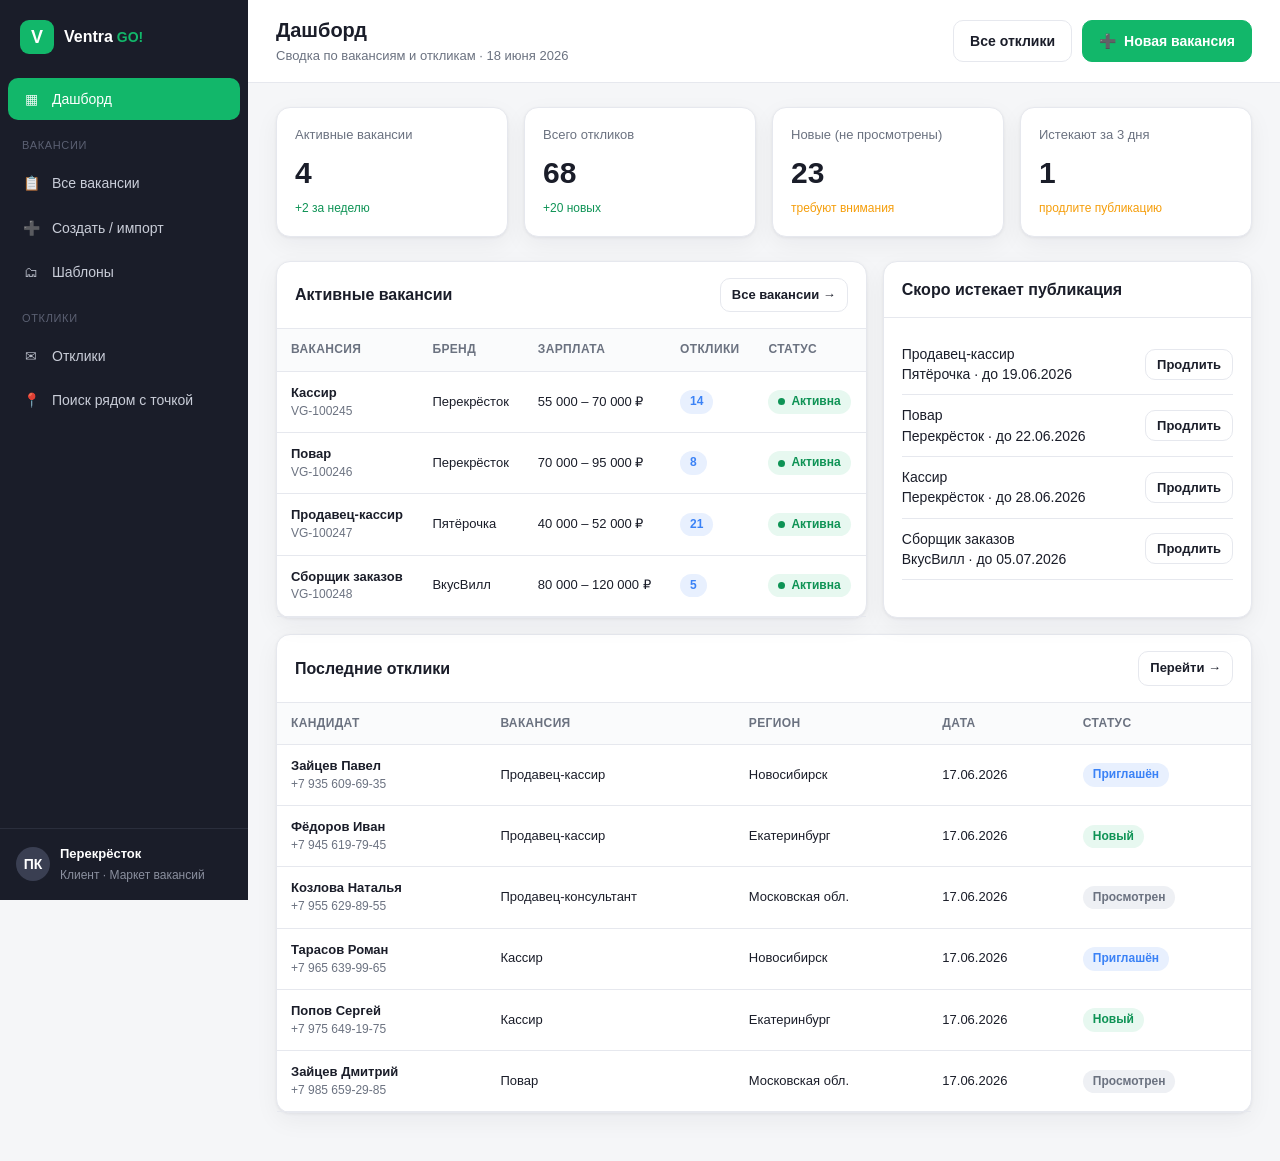
<file: lk/index.html>
<!DOCTYPE html>
<html lang="ru">
<head>
<meta charset="UTF-8">
<meta name="viewport" content="width=device-width, initial-scale=1">
<title>Дашборд · ЛК Маркет вакансий — Ventra GO!</title>
<link rel="stylesheet" href="assets/styles.css">
</head>
<body>
<div class="app">
  <div id="shell"></div>
  <div class="main">
    <div class="topbar">
      <div><h1>Дашборд</h1><div class="sub">Сводка по вакансиям и откликам · 18 июня 2026</div></div>
      <div class="flex">
        <a class="btn" href="responses.html">Все отклики</a>
        <a class="btn primary" href="vacancy-new.html"><span>➕</span> Новая вакансия</a>
      </div>
    </div>
    <div class="content">
      <div class="cards" id="stats"></div>

      <div class="mt24" style="display:grid;grid-template-columns:1.6fr 1fr;gap:16px">
        <div class="panel">
          <div class="head"><h3>Активные вакансии</h3><a class="btn sm" href="vacancies.html">Все вакансии →</a></div>
          <div class="body" style="padding:0">
            <table><thead><tr><th>Вакансия</th><th>Бренд</th><th>Зарплата</th><th>Отклики</th><th>Статус</th></tr></thead>
            <tbody id="vacRows"></tbody></table>
          </div>
        </div>
        <div class="panel">
          <div class="head"><h3>Скоро истекает публикация</h3></div>
          <div class="body" id="expiring"></div>
        </div>
      </div>

      <div class="panel mt16">
        <div class="head"><h3>Последние отклики</h3><a class="btn sm" href="responses.html">Перейти →</a></div>
        <div class="body" style="padding:0">
          <table><thead><tr><th>Кандидат</th><th>Вакансия</th><th>Регион</th><th>Дата</th><th>Статус</th></tr></thead>
          <tbody id="leadRows"></tbody></table>
        </div>
      </div>
    </div>
  </div>
</div>
<script src="assets/data.js"></script>
<script src="assets/app.js"></script>
<script>
mountShell("index.html");
const active = VACANCIES.filter(v => v.status === "active");
const stats = [
  { label: "Активные вакансии", value: active.length, delta: "+2 за неделю", cls: "up" },
  { label: "Всего откликов", value: LEADS.length, delta: `+${LEADS.filter(l=>l.created_at>='2026-06-15').length} новых`, cls: "up" },
  { label: "Новые (не просмотрены)", value: LEADS.filter(l=>l.status==="Новый").length, delta: "требуют внимания", cls: "warn" },
  { label: "Истекают за 3 дня", value: VACANCIES.filter(v=>v.expires_at<='2026-06-21'&&v.status==='active').length, delta: "продлите публикацию", cls: "warn" },
];
document.getElementById("stats").innerHTML = stats.map(s =>
  `<div class="card stat"><div class="label">${s.label}</div><div class="value">${s.value}</div><div class="delta ${s.cls}">${s.delta}</div></div>`).join("");

document.getElementById("vacRows").innerHTML = active.map(v =>
  `<tr><td><div class="ttl">${v.job_type}</div><div class="sub">${v.advertisement_id}</div></td>
   <td>${v.brand}</td><td>${money(v.wage)}</td>
   <td><a href="responses.html"><span class="badge blue">${v.leads}</span></a></td>
   <td>${statusBadge(v.status)}</td></tr>`).join("");

document.getElementById("expiring").innerHTML = VACANCIES.filter(v=>v.status==='active')
  .sort((a,b)=>a.expires_at.localeCompare(b.expires_at)).slice(0,4).map(v =>
  `<div class="spread" style="padding:10px 0;border-bottom:1px solid var(--line)">
     <div><div class="ttl">${v.job_type}</div><div class="sub">${v.brand} · до ${v.expires_at.split('-').reverse().join('.')}</div></div>
     <button class="btn sm" onclick="toast('Публикация продлена на 7 дней')">Продлить</button>
   </div>`).join("");

document.getElementById("leadRows").innerHTML = LEADS.slice().sort((a,b)=>b.created_at.localeCompare(a.created_at)).slice(0,6).map(l =>
  `<tr><td><div class="ttl">${l.full_name}</div><div class="sub">${l.phone}</div></td>
   <td>${l.job_type}</td><td>${l.region}</td><td>${l.created_at.split('-').reverse().join('.')}</td>
   <td><span class="badge ${l.status==='Новый'?'green':l.status==='Приглашён'?'blue':'gray'}">${l.status}</span></td></tr>`).join("");
</script>
</body>
</html>
</file>
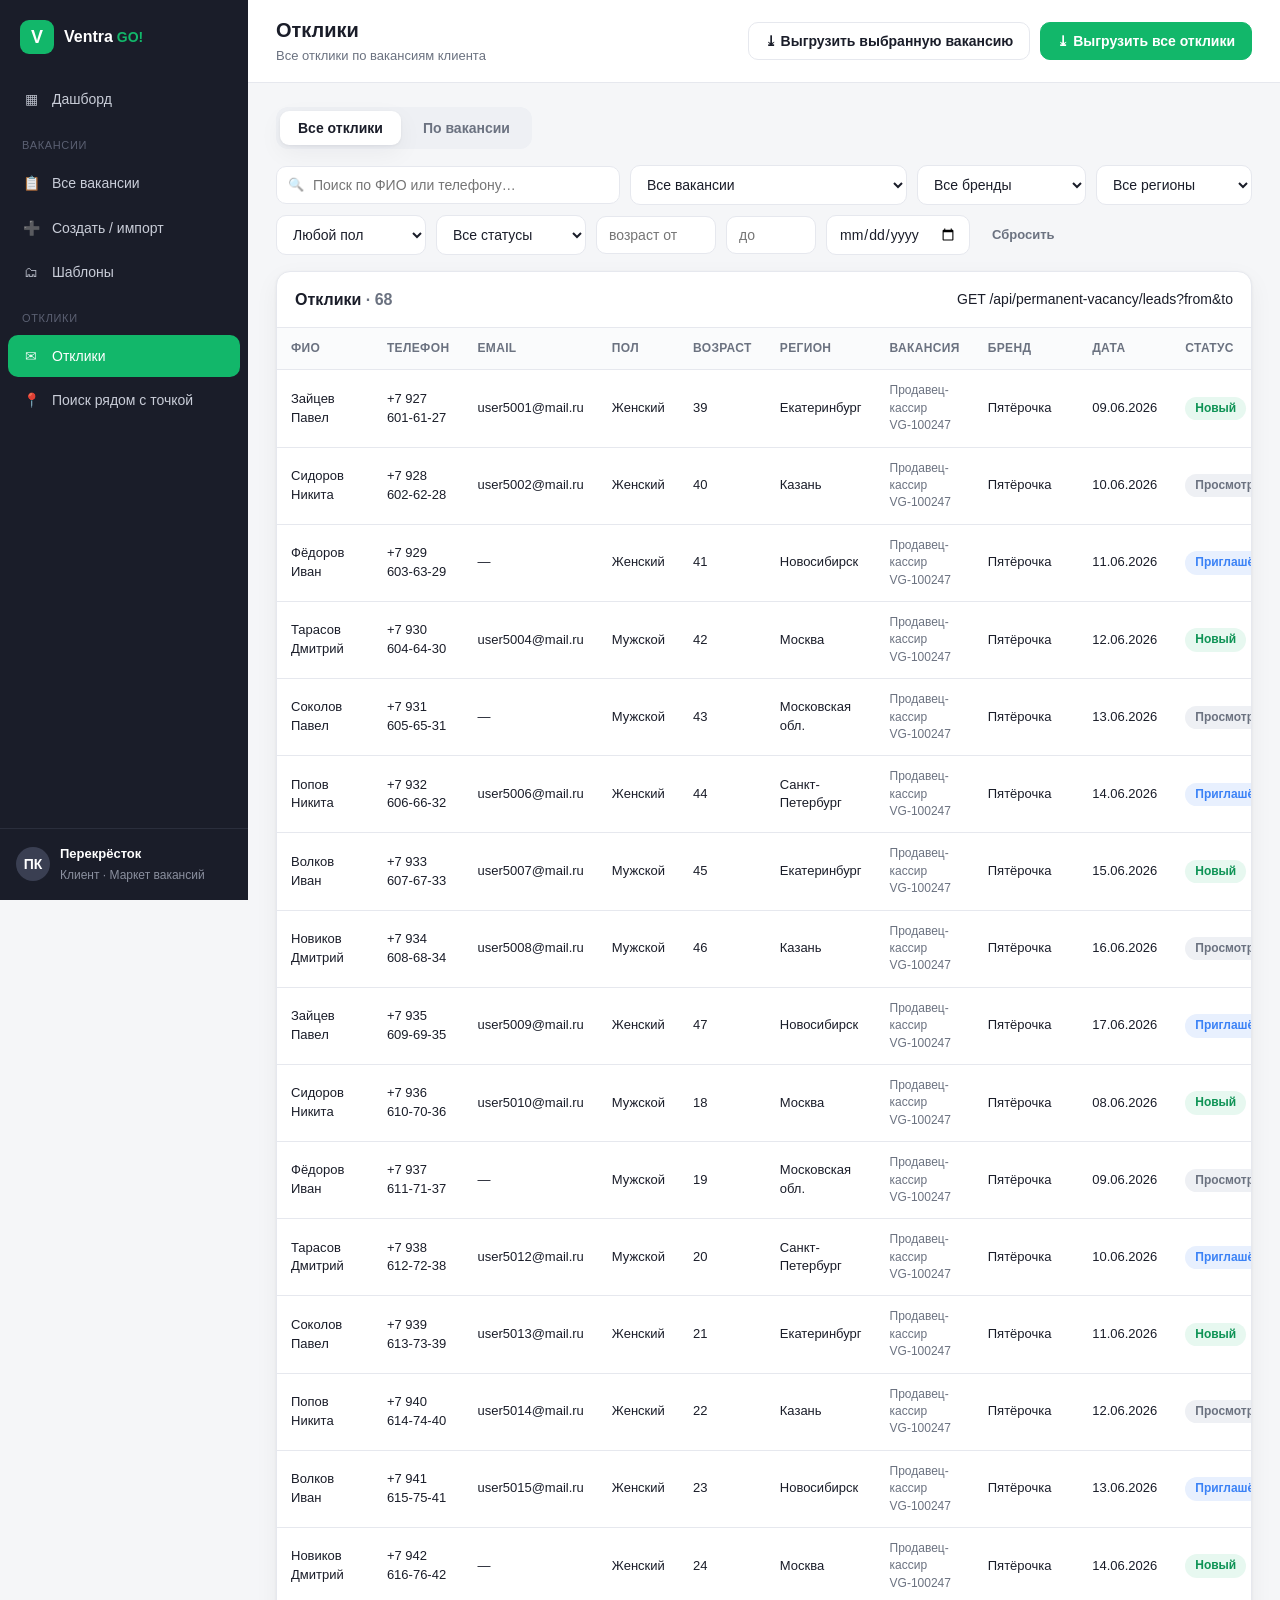
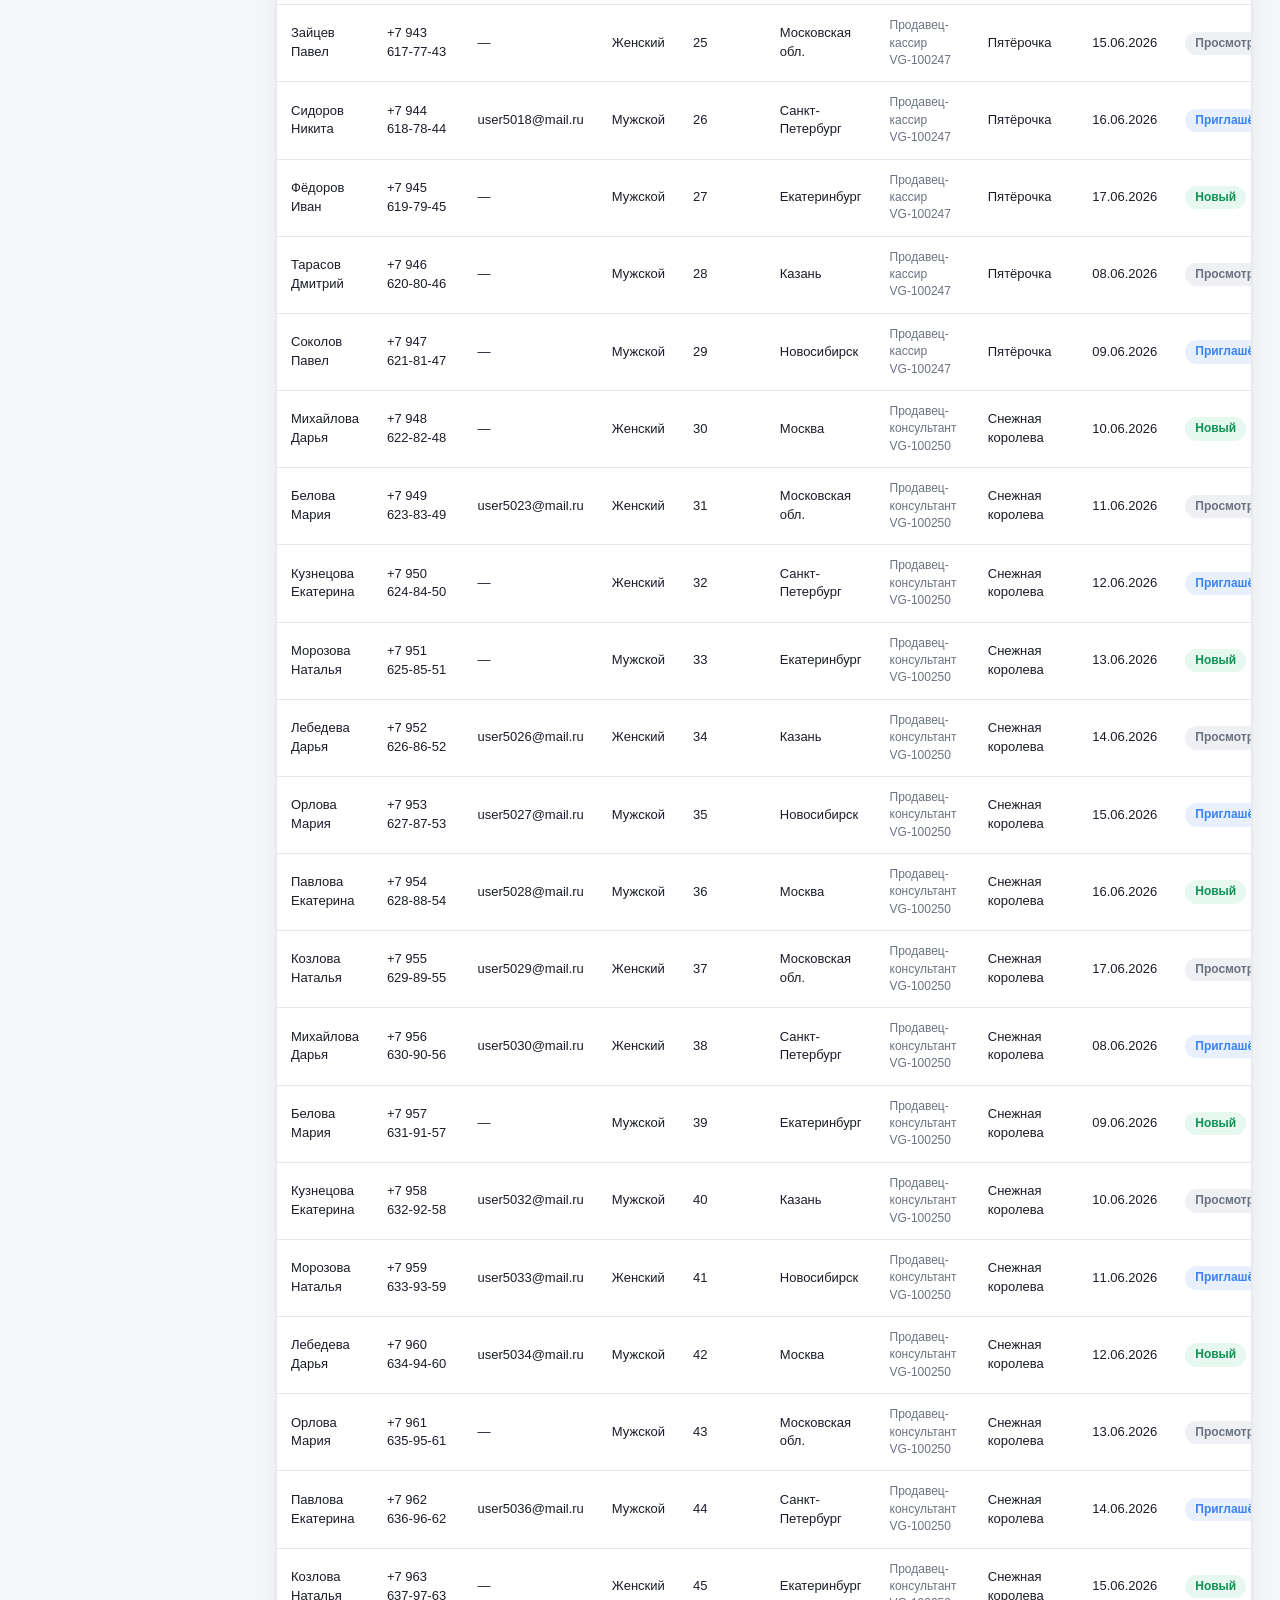
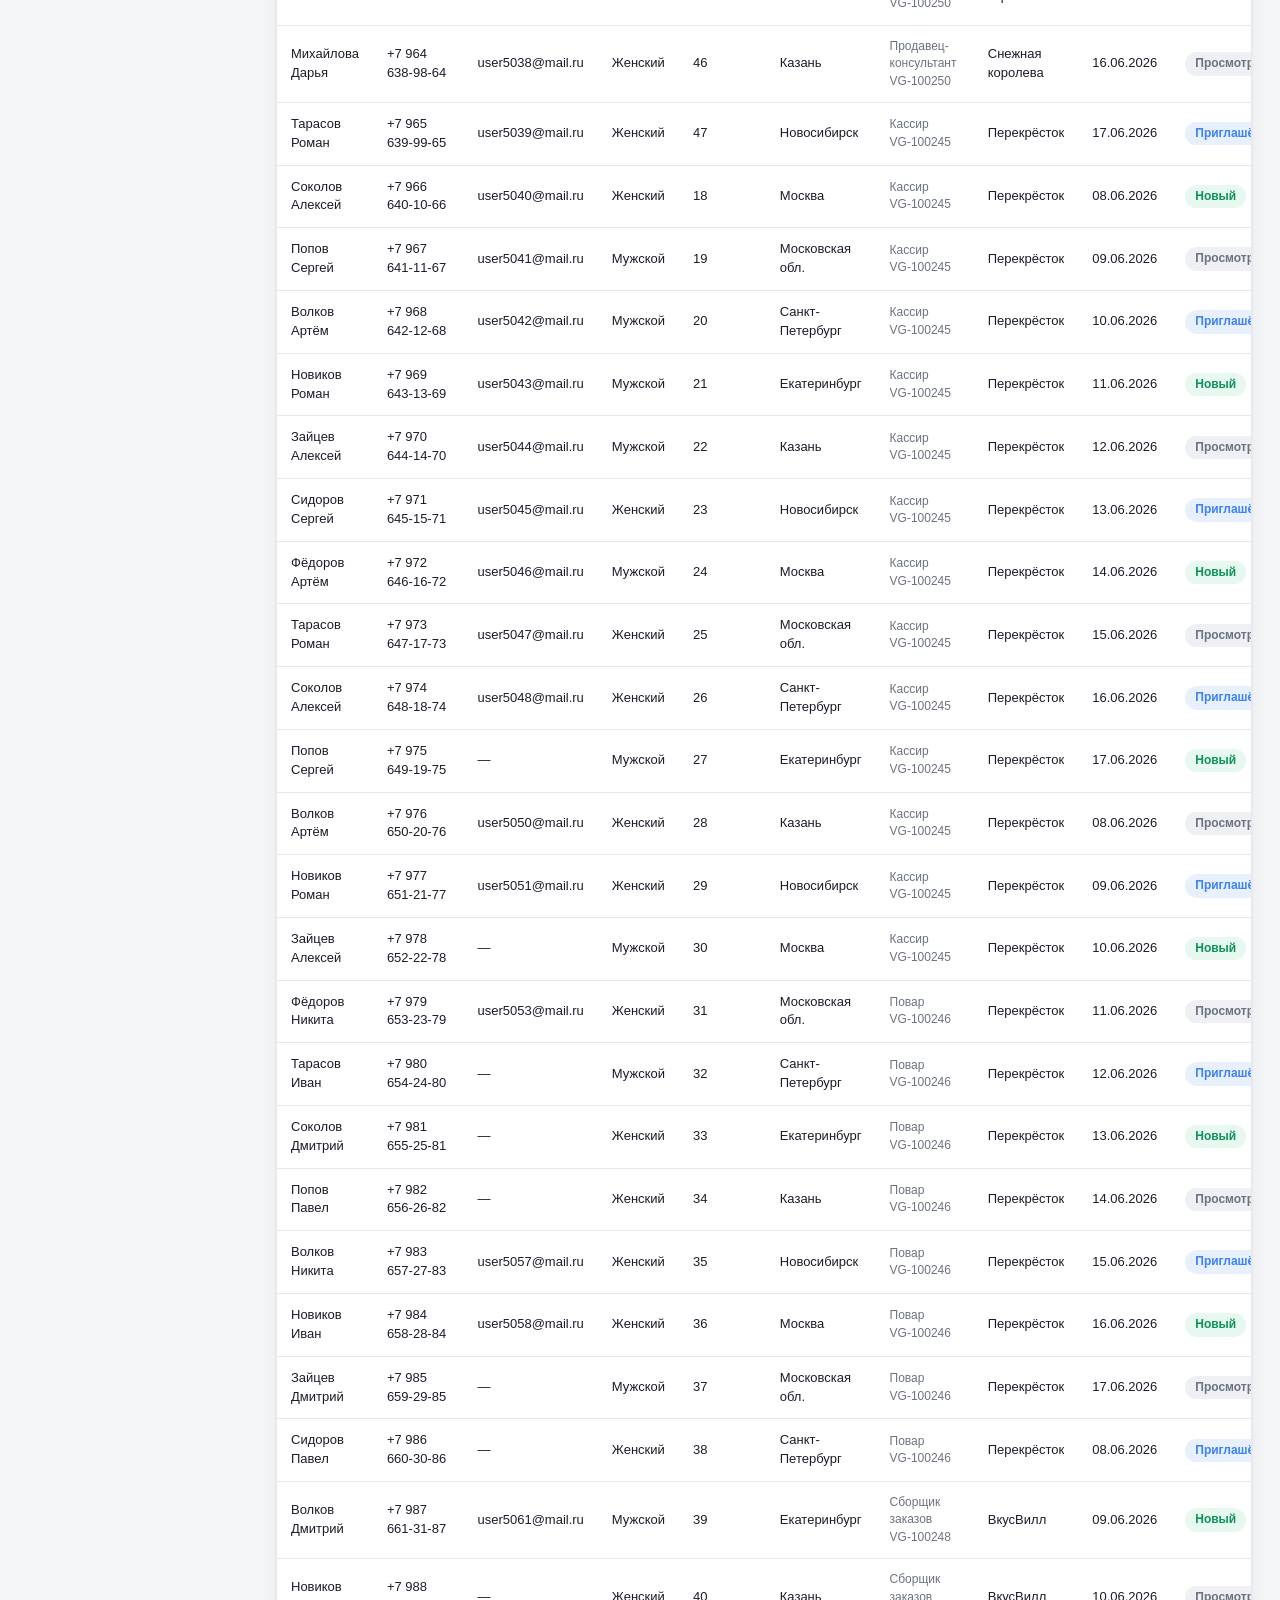
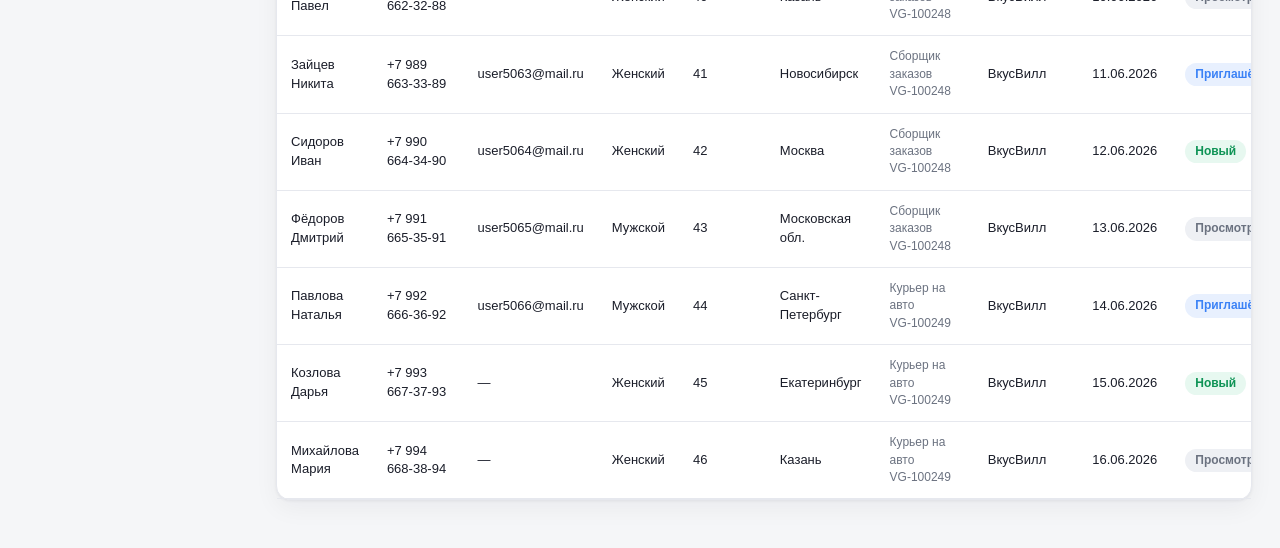
<file: lk/responses.html>
<!DOCTYPE html>
<html lang="ru">
<head>
<meta charset="UTF-8">
<meta name="viewport" content="width=device-width, initial-scale=1">
<title>Отклики · ЛК Маркет вакансий — Ventra GO!</title>
<link rel="stylesheet" href="assets/styles.css">
</head>
<body>
<div class="app">
  <div id="shell"></div>
  <div class="main">
    <div class="topbar">
      <div><h1>Отклики</h1><div class="sub">Все отклики по вакансиям клиента</div></div>
      <div class="flex">
        <button class="btn" id="expSel">⤓ Выгрузить выбранную вакансию</button>
        <button class="btn primary" id="expAll">⤓ Выгрузить все отклики</button>
      </div>
    </div>
    <div class="content">
      <div class="tabs mt0" style="margin-bottom:16px">
        <button class="active" data-mode="all">Все отклики</button>
        <button data-mode="byvac">По вакансии</button>
      </div>

      <div class="toolbar">
        <div class="search"><input id="q" placeholder="Поиск по ФИО или телефону…"></div>
        <select id="fVac"></select>
        <select id="fBrand"></select>
        <select id="fRegion"></select>
        <select id="fGender"><option value="">Любой пол</option><option>Мужской</option><option>Женский</option></select>
        <select id="fStatus"><option value="">Все статусы</option><option>Новый</option><option>Просмотрен</option><option>Приглашён</option></select>
        <input type="number" id="ageMin" placeholder="возраст от" style="width:120px">
        <input type="number" id="ageMax" placeholder="до" style="width:90px">
        <input type="date" id="dateFrom" title="Дата отклика с">
        <button class="btn ghost sm" id="reset">Сбросить</button>
      </div>

      <div class="panel">
        <div class="head"><h3>Отклики <span id="count" class="muted"></span></h3>
          <span class="hint">GET /api/permanent-vacancy/leads?from&to</span></div>
        <div class="body" style="padding:0;overflow:auto">
          <table>
            <thead><tr><th>ФИО</th><th>Телефон</th><th>Email</th><th>Пол</th><th>Возраст</th><th>Регион</th><th>Вакансия</th><th>Бренд</th><th>Дата</th><th>Статус</th></tr></thead>
            <tbody id="rows"></tbody>
          </table>
        </div>
      </div>
    </div>
  </div>
</div>
<script src="assets/data.js"></script>
<script src="assets/app.js"></script>
<script>
mountShell("responses.html");
const vacSel = document.getElementById("fVac");
vacSel.insertAdjacentHTML("beforeend", `<option value="">Все вакансии</option>`);
VACANCIES.forEach(v => vacSel.insertAdjacentHTML("beforeend", `<option value="${v.advertisement_id}">${v.job_type} · ${v.advertisement_id}</option>`));
fillSelect(document.getElementById("fBrand"), DICT.brands, { all: "Все бренды" });
fillSelect(document.getElementById("fRegion"), DICT.regions, { all: "Все регионы" });

let mode = "all";
document.querySelectorAll(".tabs button").forEach(b => b.onclick = () => {
  document.querySelectorAll(".tabs button").forEach(x=>x.classList.remove("active"));
  b.classList.add("active"); mode = b.dataset.mode;
  // в режиме "По вакансии" подсвечиваем фильтр вакансии
  vacSel.style.boxShadow = mode==="byvac" ? "0 0 0 3px var(--green-soft)" : "";
  if (mode==="byvac" && !vacSel.value) vacSel.selectedIndex = 1;
  apply();
});

function filtered() {
  const q = document.getElementById("q").value.toLowerCase().trim();
  const fv=fVac.value, fb=fBrand.value, fr=fRegion.value, fg=fGender.value, fs=fStatus.value;
  const aMin=+ageMin.value||0, aMax=+ageMax.value||999, df=dateFrom.value;
  return LEADS.filter(l =>
    (mode!=="byvac" || !fv || l.advertisement_id===fv) &&
    (!q || l.full_name.toLowerCase().includes(q) || l.phone.includes(q)) &&
    (!fv || l.advertisement_id===fv) && (!fb || l.brand===fb) && (!fr || l.region===fr) &&
    (!fg || l.gender===fg) && (!fs || l.status===fs) &&
    (l.age>=aMin && l.age<=aMax) && (!df || l.created_at>=df));
}
function apply() {
  const list = filtered();
  document.getElementById("count").textContent = `· ${list.length}`;
  document.getElementById("rows").innerHTML = list.length ? list.map(l => `
    <tr>
      <td class="ttl">${l.full_name}</td><td>${l.phone}</td><td class="sub">${l.email||'—'}</td>
      <td>${l.gender}</td><td>${l.age}</td><td>${l.region}</td>
      <td><div class="sub">${l.job_type}</div><div class="sub">${l.advertisement_id}</div></td>
      <td>${l.brand}</td><td>${l.created_at.split('-').reverse().join('.')}</td>
      <td><span class="badge ${l.status==='Новый'?'green':l.status==='Приглашён'?'blue':'gray'}">${l.status}</span></td>
    </tr>`).join("") : `<tr><td colspan="10" style="text-align:center;padding:40px" class="muted">Нет откликов по фильтрам</td></tr>`;
}
["q","fVac","fBrand","fRegion","fGender","fStatus","ageMin","ageMax","dateFrom"].forEach(id=>document.getElementById(id).addEventListener("input", apply));
document.getElementById("reset").onclick = () => { ["q","fVac","fBrand","fRegion","fGender","fStatus","ageMin","ageMax","dateFrom"].forEach(id=>document.getElementById(id).value=""); apply(); };

const HEADERS = [
  {label:"ФИО", get:l=>l.full_name},{label:"Телефон", get:l=>l.phone},{label:"Email", get:l=>l.email||""},
  {label:"Пол", get:l=>l.gender},{label:"Возраст", get:l=>l.age},{label:"Регион", get:l=>l.region},
  {label:"Вакансия", get:l=>l.job_type},{label:"ID вакансии", get:l=>l.advertisement_id},
  {label:"Бренд", get:l=>l.brand},{label:"Дата", get:l=>l.created_at},{label:"Статус", get:l=>l.status},
];
document.getElementById("expAll").onclick = () => exportCSV("Все_отклики.csv", LEADS, HEADERS);
document.getElementById("expSel").onclick = () => {
  if (!fVac.value) { toast("Выберите вакансию в фильтре"); return; }
  exportCSV(`Отклики_${fVac.value}.csv`, filtered(), HEADERS);
};
apply();
</script>
</body>
</html>
</file>
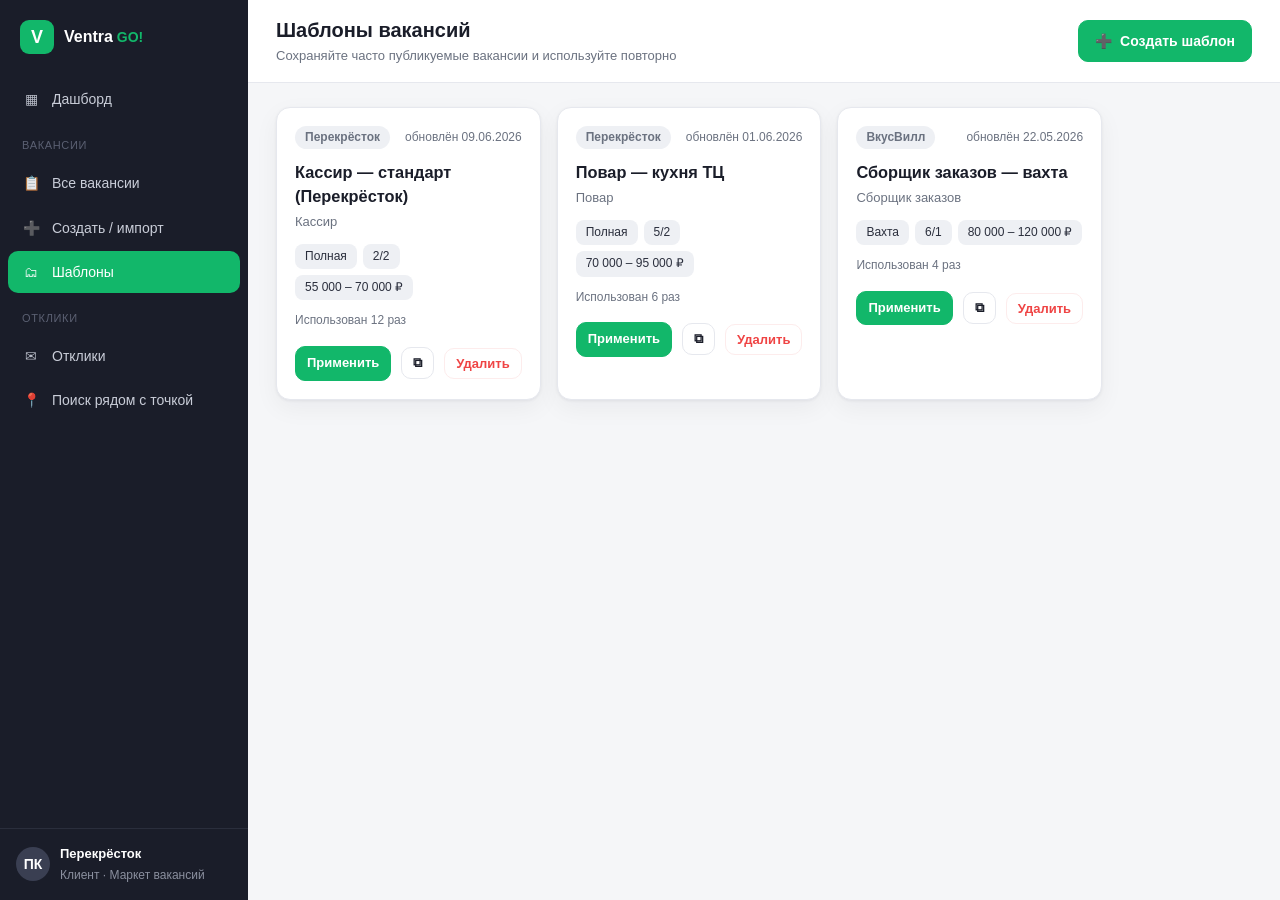
<file: lk/templates.html>
<!DOCTYPE html>
<html lang="ru">
<head>
<meta charset="UTF-8">
<meta name="viewport" content="width=device-width, initial-scale=1">
<title>Шаблоны · ЛК Маркет вакансий — Ventra GO!</title>
<link rel="stylesheet" href="assets/styles.css">
</head>
<body>
<div class="app">
  <div id="shell"></div>
  <div class="main">
    <div class="topbar">
      <div><h1>Шаблоны вакансий</h1><div class="sub">Сохраняйте часто публикуемые вакансии и используйте повторно</div></div>
      <a class="btn primary" href="vacancy-new.html"><span>➕</span> Создать шаблон</a>
    </div>
    <div class="content">
      <div class="cards" id="grid"></div>
    </div>
  </div>
</div>
<script src="assets/data.js"></script>
<script src="assets/app.js"></script>
<script>
mountShell("templates.html");
function render() {
  document.getElementById("grid").innerHTML = TEMPLATES.map(t => `
    <div class="card">
      <div class="spread"><span class="badge gray">${t.brand}</span><span class="muted" style="font-size:12px">обновлён ${t.updated.split('-').reverse().join('.')}</span></div>
      <h3 style="margin:12px 0 4px">${t.name}</h3>
      <div class="muted" style="font-size:13px">${t.job_type}</div>
      <div style="display:flex;flex-wrap:wrap;gap:6px;margin:12px 0">
        <span class="chip">${t.employment_type}</span><span class="chip">${t.schedule}</span><span class="chip">${t.wage}</span>
      </div>
      <div class="muted" style="font-size:12px">Использован ${t.used} раз</div>
      <div class="flex mt16">
        <a class="btn sm primary" href="vacancy-new.html" onclick="sessionStorage.tpl='${t.id}'">Применить</a>
        <button class="btn sm" onclick="toast('Шаблон скопирован')">⧉</button>
        <button class="btn sm danger" onclick="if(confirm('Удалить шаблон?')){this.closest('.card').remove();toast('Шаблон удалён')}">Удалить</button>
      </div>
    </div>`).join("");
}
render();
</script>
</body>
</html>
</file>
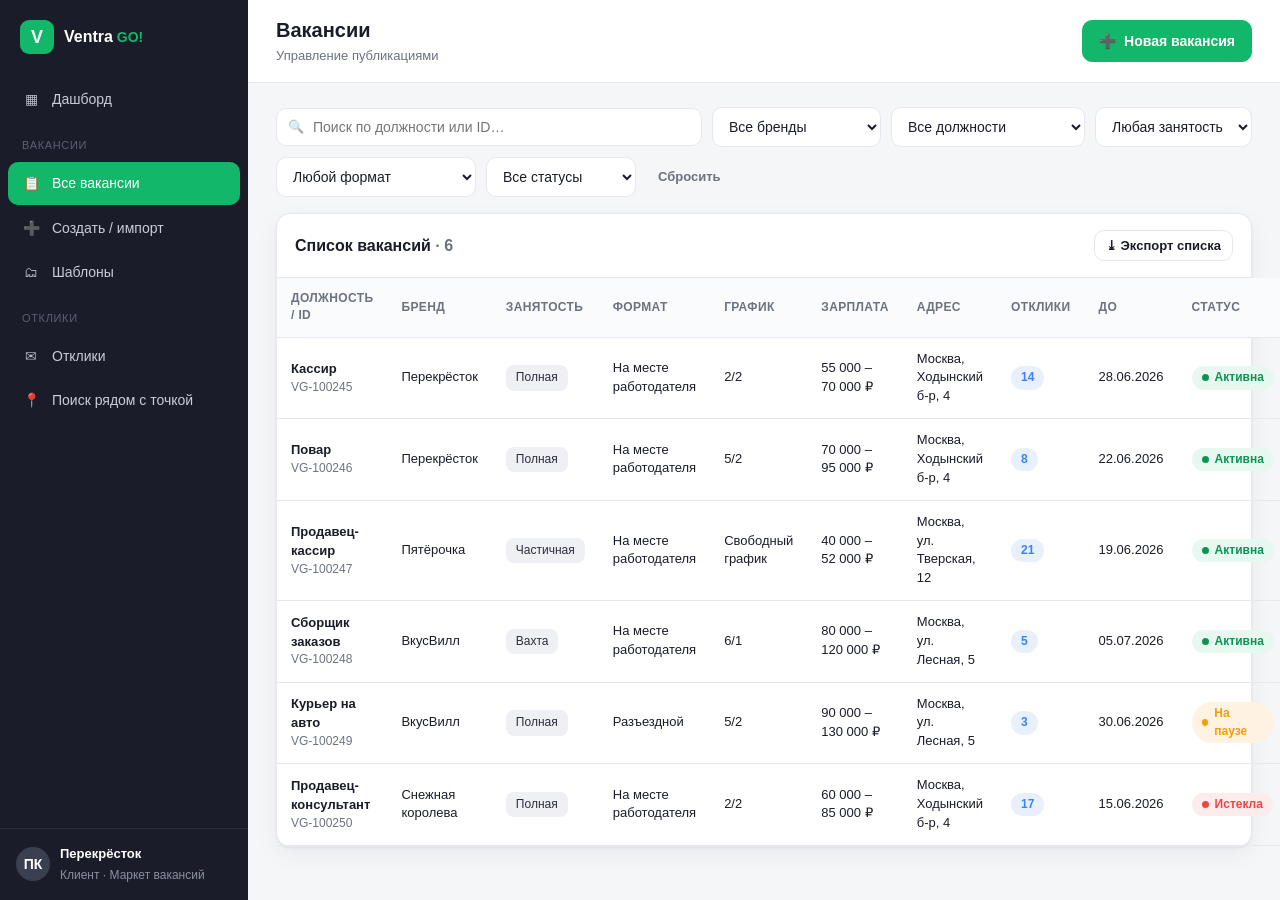
<file: lk/vacancies.html>
<!DOCTYPE html>
<html lang="ru">
<head>
<meta charset="UTF-8">
<meta name="viewport" content="width=device-width, initial-scale=1">
<title>Вакансии · ЛК Маркет вакансий — Ventra GO!</title>
<link rel="stylesheet" href="assets/styles.css">
</head>
<body>
<div class="app">
  <div id="shell"></div>
  <div class="main">
    <div class="topbar">
      <div><h1>Вакансии</h1><div class="sub">Управление публикациями</div></div>
      <a class="btn primary" href="vacancy-new.html"><span>➕</span> Новая вакансия</a>
    </div>
    <div class="content">
      <div class="toolbar">
        <div class="search"><input id="q" placeholder="Поиск по должности или ID…"></div>
        <select id="fBrand"></select>
        <select id="fJob"></select>
        <select id="fEmp"></select>
        <select id="fFormat"></select>
        <select id="fStatus">
          <option value="">Все статусы</option><option value="active">Активна</option>
          <option value="paused">На паузе</option><option value="expired">Истекла</option>
        </select>
        <button class="btn ghost sm" id="reset">Сбросить</button>
      </div>

      <div class="panel">
        <div class="head"><h3>Список вакансий <span id="count" class="muted"></span></h3>
          <button class="btn sm" onclick="toast('Выгрузка вакансий в Excel')">⤓ Экспорт списка</button></div>
        <div class="body" style="padding:0">
          <table>
            <thead><tr><th>Должность / ID</th><th>Бренд</th><th>Занятость</th><th>Формат</th><th>График</th><th>Зарплата</th><th>Адрес</th><th>Отклики</th><th>До</th><th>Статус</th><th></th></tr></thead>
            <tbody id="rows"></tbody>
          </table>
        </div>
      </div>
    </div>
  </div>
</div>
<script src="assets/data.js"></script>
<script src="assets/app.js"></script>
<script>
mountShell("vacancies.html");
fillSelect(document.getElementById("fBrand"), DICT.brands, { all: "Все бренды" });
fillSelect(document.getElementById("fJob"), DICT.job_type, { all: "Все должности" });
fillSelect(document.getElementById("fEmp"), DICT.employment_type, { all: "Любая занятость" });
fillSelect(document.getElementById("fFormat"), DICT.work_format, { all: "Любой формат" });

function apply() {
  const q = document.getElementById("q").value.toLowerCase().trim();
  const fb = fBrand.value, fj = fJob.value, fe = fEmp.value, ff = fFormat.value, fs = fStatus.value;
  const list = VACANCIES.filter(v =>
    (!q || v.job_type.toLowerCase().includes(q) || v.advertisement_id.toLowerCase().includes(q)) &&
    (!fb || v.brand===fb) && (!fj || v.job_type===fj) && (!fe || v.employment_type===fe) &&
    (!ff || v.work_format===ff) && (!fs || v.status===fs));
  document.getElementById("count").textContent = `· ${list.length}`;
  document.getElementById("rows").innerHTML = list.length ? list.map(v => `
    <tr>
      <td><div class="ttl">${v.job_type}</div><div class="sub">${v.advertisement_id}</div></td>
      <td>${v.brand}</td><td><span class="chip">${v.employment_type}</span></td>
      <td>${v.work_format}</td><td>${v.work_schedule}</td><td>${money(v.wage)}</td>
      <td class="sub">${v.work_format==='Удаленно'?'Удалённая':v.address}</td>
      <td><a href="responses.html"><span class="badge blue">${v.leads}</span></a></td>
      <td>${v.expires_at.split('-').reverse().join('.')}</td>
      <td>${statusBadge(v.status)}</td>
      <td><div class="row-actions">
        <button class="btn sm" title="Редактировать" onclick="toast('Открыто редактирование ${v.advertisement_id}')">✎</button>
        <button class="btn sm" title="Дублировать" onclick="toast('Вакансия дублирована')">⧉</button>
        <button class="btn sm" title="Продлить" onclick="toast('Публикация продлена')">⟳</button>
      </div></td>
    </tr>`).join("") : `<tr><td colspan="11" style="text-align:center;padding:40px" class="muted">Нет вакансий по запросу</td></tr>`;
}
["q","fBrand","fJob","fEmp","fFormat","fStatus"].forEach(id => document.getElementById(id).addEventListener("input", apply));
document.getElementById("reset").onclick = () => { ["q","fBrand","fJob","fEmp","fFormat","fStatus"].forEach(id=>document.getElementById(id).value=""); apply(); };
apply();
</script>
</body>
</html>
</file>
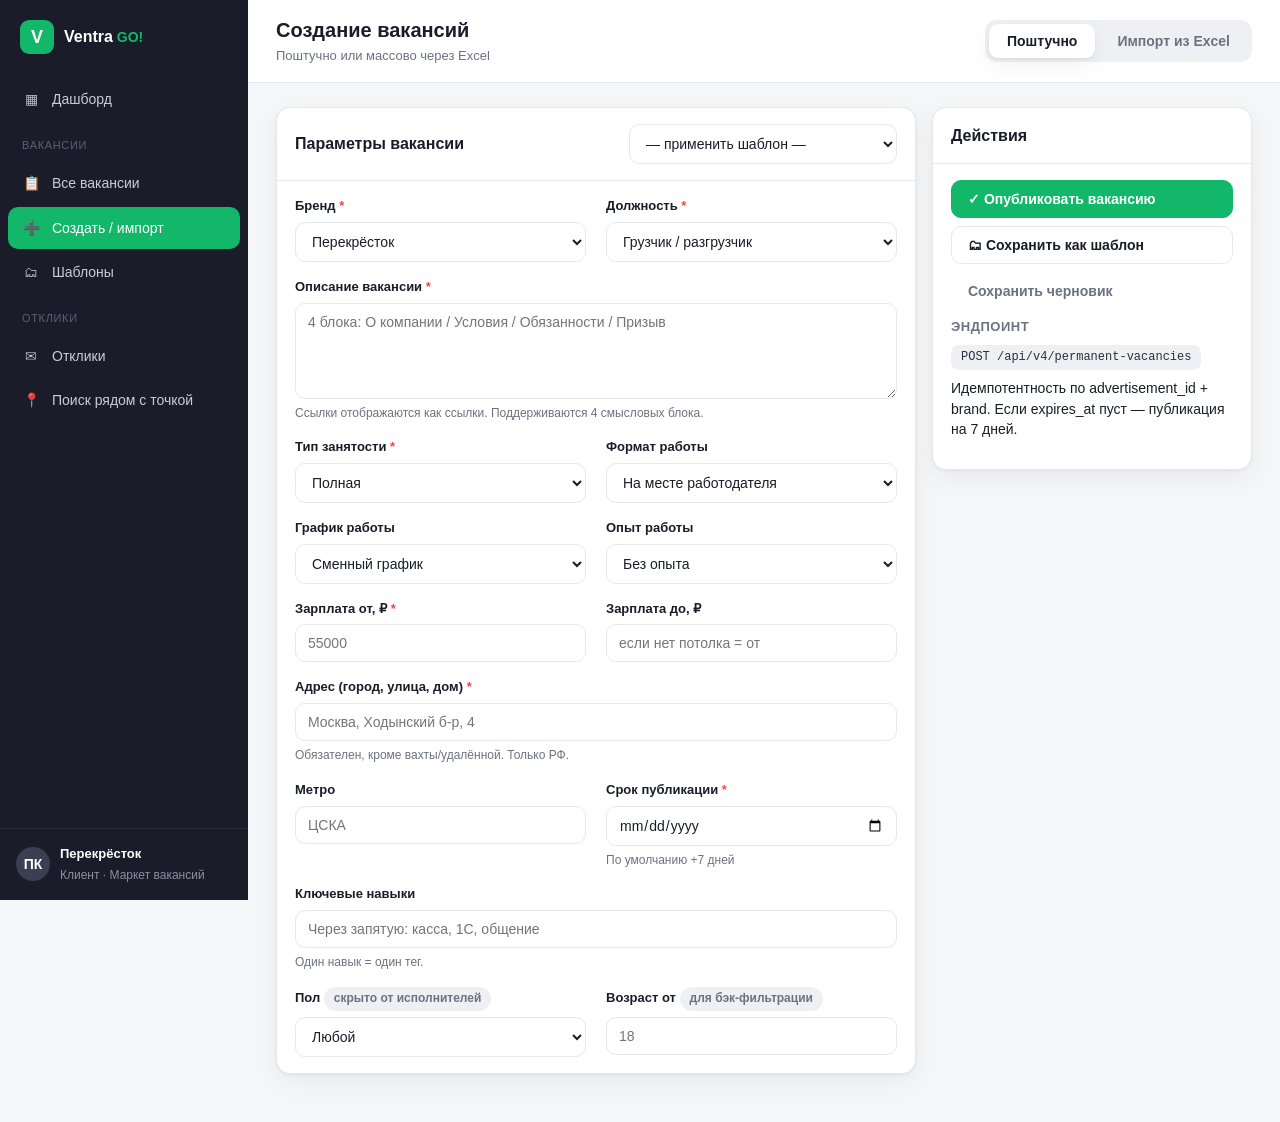
<file: lk/vacancy-new.html>
<!DOCTYPE html>
<html lang="ru">
<head>
<meta charset="UTF-8">
<meta name="viewport" content="width=device-width, initial-scale=1">
<title>Новая вакансия · ЛК Маркет вакансий — Ventra GO!</title>
<link rel="stylesheet" href="assets/styles.css">
</head>
<body>
<div class="app">
  <div id="shell"></div>
  <div class="main">
    <div class="topbar">
      <div><h1>Создание вакансий</h1><div class="sub">Поштучно или массово через Excel</div></div>
      <div class="tabs">
        <button class="active" data-tab="one">Поштучно</button>
        <button data-tab="excel">Импорт из Excel</button>
      </div>
    </div>
    <div class="content">

      <!-- ====== ПОШТУЧНО ====== -->
      <div class="tabpane active" id="one">
        <div style="display:grid;grid-template-columns:1fr 320px;gap:16px;align-items:start">
          <div class="panel">
            <div class="head"><h3>Параметры вакансии</h3>
              <select id="applyTpl" style="min-width:220px"><option value="">— применить шаблон —</option></select></div>
            <div class="body">
              <form id="vForm" class="form-grid">
                <div class="field"><label>Бренд <span class="req">*</span></label><select name="brand" required id="i_brand"></select></div>
                <div class="field"><label>Должность <span class="req">*</span></label><select name="job_type" required id="i_job"></select></div>

                <div class="field full"><label>Описание вакансии <span class="req">*</span></label>
                  <textarea name="description" placeholder="4 блока: О компании / Условия / Обязанности / Призыв" required></textarea>
                  <span class="hint">Ссылки отображаются как ссылки. Поддерживаются 4 смысловых блока.</span></div>

                <div class="field"><label>Тип занятости <span class="req">*</span></label><select name="employment_type" id="i_emp"></select></div>
                <div class="field"><label>Формат работы</label><select name="work_format" id="i_format"></select></div>
                <div class="field"><label>График работы</label><select name="work_schedule" id="i_sched"></select></div>
                <div class="field"><label>Опыт работы</label><select name="experience" id="i_exp"></select></div>

                <div class="field"><label>Зарплата от, ₽ <span class="req">*</span></label><input type="number" name="wage_from" placeholder="55000" required></div>
                <div class="field"><label>Зарплата до, ₽</label><input type="number" name="wage_to" placeholder="если нет потолка = от"></div>

                <div class="field full"><label>Адрес (город, улица, дом) <span class="req">*</span></label>
                  <input type="text" name="address" placeholder="Москва, Ходынский б-р, 4" id="i_addr">
                  <span class="hint">Обязателен, кроме вахты/удалённой. Только РФ.</span></div>

                <div class="field"><label>Метро</label><input type="text" name="metro" placeholder="ЦСКА"></div>
                <div class="field"><label>Срок публикации <span class="req">*</span></label><input type="date" name="expires_at"><span class="hint">По умолчанию +7 дней</span></div>

                <div class="field full"><label>Ключевые навыки</label>
                  <input type="text" name="key_skills" placeholder="Через запятую: касса, 1С, общение">
                  <span class="hint">Один навык = один тег.</span></div>

                <div class="field"><label>Пол <span class="badge gray">скрыто от исполнителей</span></label><select name="gender" id="i_gender"></select></div>
                <div class="field"><label>Возраст от <span class="badge gray">для бэк-фильтрации</span></label><input type="number" name="age_from" placeholder="18"></div>
              </form>
            </div>
          </div>

          <div class="panel" style="position:sticky;top:88px">
            <div class="head"><h3>Действия</h3></div>
            <div class="body">
              <button class="btn primary" style="width:100%" onclick="publish()">✓ Опубликовать вакансию</button>
              <button class="btn mt8" style="width:100%" onclick="saveTpl()">🗂 Сохранить как шаблон</button>
              <button class="btn ghost mt8" style="width:100%" onclick="toast('Черновик сохранён')">Сохранить черновик</button>
              <div class="section-title mt24">Эндпоинт</div>
              <code class="chip" style="white-space:normal">POST /api/v4/permanent-vacancies</code>
              <p class="hint mt8">Идемпотентность по advertisement_id + brand. Если expires_at пуст — публикация на 7 дней.</p>
            </div>
          </div>
        </div>
      </div>

      <!-- ====== ИМПОРТ EXCEL ====== -->
      <div class="tabpane" id="excel">
        <div class="panel">
          <div class="head"><h3>Массовая загрузка вакансий</h3>
            <button class="btn sm" onclick="toast('Скачивание шаблона шаблон_загрузки_вакансий.xlsx')">⤓ Скачать шаблон Excel</button></div>
          <div class="body">
            <div class="dropzone" id="drop" onclick="document.getElementById('file').click()">
              <div class="big">📄</div>
              <p><b>Перетащите .xlsx сюда</b> или нажмите, чтобы выбрать файл</p>
              <p class="hint">Поддерживается шаблон Ventra GO! с листами «Вакансии» и «Справочник»</p>
              <input type="file" id="file" accept=".xlsx,.xls,.csv" hidden>
            </div>

            <div id="preview" style="display:none">
              <div class="spread mt24">
                <div class="section-title mt0">Превью загрузки · <span id="pName"></span></div>
                <div class="flex">
                  <span class="badge green" id="pOk"></span>
                  <span class="badge red" id="pErr"></span>
                </div>
              </div>
              <div style="overflow:auto;border:1px solid var(--line);border-radius:12px" class="mt8">
                <table>
                  <thead><tr><th></th><th>Бренд *</th><th>Должность *</th><th>Тип занятости *</th><th>Зарплата от *</th><th>Зарплата до</th><th>Адрес *</th><th>Срок *</th><th>Проверка</th></tr></thead>
                  <tbody id="pRows"></tbody>
                </table>
              </div>
              <div class="flex mt16">
                <button class="btn primary" onclick="toast('Импортировано: валидные строки опубликованы')">✓ Импортировать валидные</button>
                <button class="btn" onclick="resetImport()">Загрузить другой файл</button>
              </div>
            </div>
          </div>
        </div>

        <div class="panel mt16">
          <div class="head"><h3>Колонки шаблона</h3></div>
          <div class="body">
            <div style="display:flex;flex-wrap:wrap;gap:8px">
              <span class="chip">Бренд *</span><span class="chip">Должность *</span><span class="chip">Описание *</span>
              <span class="chip">Тип занятости *</span><span class="chip">Зарплата от *</span><span class="chip">Зарплата до *</span>
              <span class="chip">Адрес *</span><span class="chip">Срок публикации *</span><span class="chip">Формат работы</span>
              <span class="chip">График работы</span><span class="chip">Опыт работы</span><span class="chip">Метро</span>
              <span class="chip">Ключевые навыки</span><span class="chip">Пол</span><span class="chip">Возраст от</span>
            </div>
          </div>
        </div>
      </div>

    </div>
  </div>
</div>
<script src="assets/data.js"></script>
<script src="assets/app.js"></script>
<script>
mountShell("vacancy-new.html");
fillSelect(i_brand, DICT.brands); fillSelect(i_job, DICT.job_type);
fillSelect(i_emp, DICT.employment_type); fillSelect(i_format, DICT.work_format);
fillSelect(i_sched, DICT.work_schedule); fillSelect(i_exp, DICT.experience);
fillSelect(i_gender, DICT.gender);
DICT.brands && (i_addr.setAttribute('list','addrs'));

// шаблоны в селект
const at = document.getElementById("applyTpl");
TEMPLATES.forEach(t => at.insertAdjacentHTML("beforeend", `<option value="${t.id}">${t.name}</option>`));
at.onchange = () => {
  const t = TEMPLATES.find(x=>x.id===at.value); if(!t) return;
  vForm.brand.value=t.brand; vForm.job_type.value=t.job_type; vForm.employment_type.value=t.employment_type; vForm.work_schedule.value=t.schedule;
  toast(`Применён шаблон: ${t.name}`);
};

// табы
document.querySelectorAll(".tabs button").forEach(b => b.onclick = () => {
  document.querySelectorAll(".tabs button").forEach(x=>x.classList.remove("active"));
  document.querySelectorAll(".tabpane").forEach(x=>x.classList.remove("active"));
  b.classList.add("active"); document.getElementById(b.dataset.tab).classList.add("active");
});

function publish() {
  const req = ["brand","job_type","description","wage_from"];
  for (const r of req) if (!vForm[r].value) { toast("Заполните обязательные поля *"); vForm[r].focus(); return; }
  const isRemoteOrVahta = vForm.work_format.value==="Удаленно" || vForm.employment_type.value==="Вахта";
  if (!isRemoteOrVahta && !vForm.address.value) { toast("Адрес обязателен (кроме вахты/удалённой)"); return; }
  toast(`Вакансия «${vForm.job_type.value}» опубликована`);
}
function saveTpl() { if(!vForm.job_type.value){toast('Выберите должность');return;} toast(`Шаблон «${vForm.job_type.value}» сохранён`); }

// Импорт — имитация парсинга
const sample = [
  ["Перекрёсток","Кассир","Полная","55000","70000","Москва, Ходынский б-р, 4","28.06.2026", true],
  ["Пятёрочка","Продавец-кассир","Частичная","40000","52000","Москва, ул. Тверская, 12","19.06.2026", true],
  ["ВкусВилл","Сборщик заказов","Вахта","80000","120000","","05.07.2026", true],
  ["Магнит","","Полная","","","Москва, ул. Лесная, 5","","ERR: пустая должность и зарплата"],
  ["Снежная королева","Продавец-консультант","Полная","60000","85000","Не Россия, Минск","30.06.2026","ERR: адрес вне РФ"],
];
function showPreview(name) {
  document.getElementById("drop").style.display="none";
  document.getElementById("preview").style.display="block";
  document.getElementById("pName").textContent = name;
  let ok=0, err=0;
  document.getElementById("pRows").innerHTML = sample.map((r,i) => {
    const valid = r[7]===true;
    valid?ok++:err++;
    return `<tr style="${valid?'':'background:var(--red-soft)'}">
      <td>${i+1}</td><td>${r[0]}</td><td>${r[1]||'<span class="muted">—</span>'}</td><td>${r[2]}</td>
      <td>${r[3]||'—'}</td><td>${r[4]||'—'}</td><td class="sub">${r[5]||'—'}</td><td>${r[6]||'—'}</td>
      <td>${valid?'<span class="badge green">OK</span>':'<span class="badge red">'+r[7]+'</span>'}</td></tr>`;
  }).join("");
  document.getElementById("pOk").textContent = `${ok} валидны`;
  document.getElementById("pErr").textContent = `${err} с ошибками`;
}
function resetImport(){ document.getElementById("preview").style.display="none"; document.getElementById("drop").style.display="block"; }
document.getElementById("file").onchange = e => { if(e.target.files[0]) showPreview(e.target.files[0].name); };
const dz = document.getElementById("drop");
dz.addEventListener("dragover", e=>{e.preventDefault(); dz.style.borderColor="var(--green)";});
dz.addEventListener("dragleave", ()=> dz.style.borderColor="");
dz.addEventListener("drop", e=>{e.preventDefault(); showPreview((e.dataTransfer.files[0]||{name:'вакансии.xlsx'}).name);});
</script>
</body>
</html>
</file>
<file: lk/assets/styles.css>
/* Ventra GO! — ЛК Маркета вакансий. Прототип. */
:root {
  --green: #12B76A;
  --green-dark: #0E9355;
  --green-soft: #E7F8F0;
  --ink: #1A1D29;
  --ink-2: #2A2E3C;
  --muted: #6B7280;
  --line: #E6E8EE;
  --bg: #F5F6F8;
  --white: #FFFFFF;
  --amber: #F59E0B;
  --amber-soft: #FEF3E2;
  --red: #EF4444;
  --red-soft: #FDECEC;
  --blue: #3B82F6;
  --radius: 14px;
  --shadow: 0 1px 3px rgba(16,24,40,.06), 0 8px 24px rgba(16,24,40,.05);
}
* { box-sizing: border-box; }
html, body { margin: 0; padding: 0; }
body {
  font-family: -apple-system, BlinkMacSystemFont, "Segoe UI", Roboto, "Helvetica Neue", Arial, sans-serif;
  background: var(--bg);
  color: var(--ink);
  font-size: 14px;
  line-height: 1.45;
}
a { color: inherit; text-decoration: none; }

/* Layout */
.app { display: flex; min-height: 100vh; }
.sidebar {
  width: 248px; flex-shrink: 0; background: var(--ink); color: #C9CDD8;
  display: flex; flex-direction: column; position: sticky; top: 0; height: 100vh;
}
.brand { display: flex; align-items: center; gap: 10px; padding: 20px 20px 16px; }
.brand .logo {
  width: 34px; height: 34px; border-radius: 9px; background: var(--green);
  display: grid; place-items: center; color: #fff; font-weight: 800; font-size: 18px;
}
.brand b { color: #fff; font-size: 16px; font-weight: 700; }
.brand span { color: var(--green); font-weight: 700; }
.nav { padding: 8px; display: flex; flex-direction: column; gap: 2px; }
.nav a {
  display: flex; align-items: center; gap: 12px; padding: 11px 14px; border-radius: 10px;
  color: #C9CDD8; font-weight: 500; transition: .15s;
}
.nav a .ic { width: 18px; text-align: center; opacity: .9; }
.nav a:hover { background: var(--ink-2); color: #fff; }
.nav a.active { background: var(--green); color: #fff; }
.nav .group { font-size: 11px; text-transform: uppercase; letter-spacing: .06em; color: #5B6072; padding: 16px 14px 6px; }
.sidebar .foot { margin-top: auto; padding: 16px; border-top: 1px solid #2A2E3C; display: flex; align-items: center; gap: 10px; }
.avatar { width: 34px; height: 34px; border-radius: 50%; background: #3A3F52; display: grid; place-items: center; color: #fff; font-weight: 600; }
.foot .meta b { display: block; color: #fff; font-size: 13px; }
.foot .meta span { font-size: 12px; color: #8A8F9E; }

.main { flex: 1; min-width: 0; }
.topbar {
  position: sticky; top: 0; z-index: 20; background: var(--white); border-bottom: 1px solid var(--line);
  padding: 16px 28px; display: flex; align-items: center; justify-content: space-between; gap: 16px;
}
.topbar h1 { font-size: 20px; margin: 0; }
.topbar .sub { color: var(--muted); font-size: 13px; margin-top: 2px; }
.content { padding: 24px 28px 48px; }

/* Buttons */
.btn {
  display: inline-flex; align-items: center; gap: 8px; padding: 10px 16px; border-radius: 10px;
  border: 1px solid var(--line); background: var(--white); color: var(--ink); font-weight: 600;
  cursor: pointer; font-size: 14px; transition: .15s; white-space: nowrap;
}
.btn:hover { border-color: #cdd1da; }
.btn.primary { background: var(--green); border-color: var(--green); color: #fff; }
.btn.primary:hover { background: var(--green-dark); border-color: var(--green-dark); }
.btn.ghost { background: transparent; border-color: transparent; color: var(--muted); }
.btn.sm { padding: 7px 11px; font-size: 13px; }
.btn.danger { color: var(--red); border-color: var(--red-soft); }

/* Cards & grid */
.cards { display: grid; grid-template-columns: repeat(4, 1fr); gap: 16px; }
.card { background: var(--white); border: 1px solid var(--line); border-radius: var(--radius); padding: 18px; box-shadow: var(--shadow); }
.stat .label { color: var(--muted); font-size: 13px; }
.stat .value { font-size: 30px; font-weight: 800; margin-top: 6px; }
.stat .delta { font-size: 12px; margin-top: 6px; }
.stat .delta.up { color: var(--green-dark); }
.stat .delta.warn { color: var(--amber); }

.panel { background: var(--white); border: 1px solid var(--line); border-radius: var(--radius); box-shadow: var(--shadow); }
.panel .head { padding: 16px 18px; border-bottom: 1px solid var(--line); display: flex; align-items: center; justify-content: space-between; gap: 12px; }
.panel .head h3 { margin: 0; font-size: 16px; }
.panel .body { padding: 16px 18px; }

/* Table */
table { width: 100%; border-collapse: collapse; }
th, td { text-align: left; padding: 12px 14px; border-bottom: 1px solid var(--line); font-size: 13px; vertical-align: middle; }
th { color: var(--muted); font-weight: 600; font-size: 12px; text-transform: uppercase; letter-spacing: .03em; background: #FAFBFC; position: sticky; top: 0; }
tbody tr:hover { background: #FAFBFC; }
td .ttl { font-weight: 600; }
td .sub { color: var(--muted); font-size: 12px; }

/* Badges */
.badge { display: inline-flex; align-items: center; gap: 6px; padding: 3px 10px; border-radius: 999px; font-size: 12px; font-weight: 600; }
.badge.green { background: var(--green-soft); color: var(--green-dark); }
.badge.amber { background: var(--amber-soft); color: var(--amber); }
.badge.red { background: var(--red-soft); color: var(--red); }
.badge.gray { background: #EEF0F4; color: var(--muted); }
.badge.blue { background: #E8F0FE; color: var(--blue); }
.dot { width: 7px; height: 7px; border-radius: 50%; background: currentColor; }
.chip { display: inline-flex; align-items: center; gap: 6px; padding: 4px 10px; border-radius: 8px; background: #EEF0F4; font-size: 12px; color: var(--ink-2); }

/* Filters */
.toolbar { display: flex; flex-wrap: wrap; gap: 10px; align-items: center; margin-bottom: 16px; }
.search { position: relative; flex: 1; min-width: 220px; }
.search input { width: 100%; padding: 10px 12px 10px 36px; border: 1px solid var(--line); border-radius: 10px; font-size: 14px; background: #fff; }
.search::before { content: "🔍"; position: absolute; left: 12px; top: 50%; transform: translateY(-50%); font-size: 13px; opacity: .6; }
select, input[type="text"], input[type="number"], input[type="date"], textarea {
  padding: 10px 12px; border: 1px solid var(--line); border-radius: 10px; font-size: 14px; background: #fff; font-family: inherit; color: var(--ink);
}
select { cursor: pointer; min-width: 150px; }
input:focus, select:focus, textarea:focus { outline: none; border-color: var(--green); box-shadow: 0 0 0 3px var(--green-soft); }

/* Forms */
.form-grid { display: grid; grid-template-columns: repeat(2, 1fr); gap: 16px 20px; }
.field { display: flex; flex-direction: column; gap: 6px; }
.field.full { grid-column: 1 / -1; }
.field label { font-weight: 600; font-size: 13px; }
.field label .req { color: var(--red); }
.field .hint { color: var(--muted); font-size: 12px; }
textarea { min-height: 96px; resize: vertical; }

/* Tabs */
.tabs { display: flex; gap: 4px; background: #EEF0F4; padding: 4px; border-radius: 12px; width: fit-content; }
.tabs button { border: 0; background: transparent; padding: 9px 18px; border-radius: 9px; font-weight: 600; cursor: pointer; color: var(--muted); font-size: 14px; }
.tabs button.active { background: #fff; color: var(--ink); box-shadow: var(--shadow); }
.tabpane { display: none; }
.tabpane.active { display: block; }

/* Dropzone */
.dropzone { border: 2px dashed #CDD2DD; border-radius: var(--radius); padding: 40px; text-align: center; background: #FAFBFC; cursor: pointer; transition: .15s; }
.dropzone:hover { border-color: var(--green); background: var(--green-soft); }
.dropzone .big { font-size: 40px; }

/* Map */
#map { height: 560px; border-radius: var(--radius); border: 1px solid var(--line); z-index: 1; }
.map-layout { display: grid; grid-template-columns: 320px 1fr; gap: 16px; }
.radius-pills { display: flex; gap: 8px; flex-wrap: wrap; }
.radius-pills button { border: 1px solid var(--line); background: #fff; border-radius: 999px; padding: 7px 14px; cursor: pointer; font-weight: 600; }
.radius-pills button.active { background: var(--green); border-color: var(--green); color: #fff; }
.cand { display: flex; gap: 10px; padding: 11px 0; border-bottom: 1px solid var(--line); }
.cand:last-child { border-bottom: 0; }
.cand .ava { width: 38px; height: 38px; border-radius: 50%; background: var(--green-soft); color: var(--green-dark); display: grid; place-items: center; font-weight: 700; flex-shrink: 0; }
.cand .d b { font-size: 13px; } .cand .d span { color: var(--muted); font-size: 12px; }

.row-actions { display: flex; gap: 6px; }
.muted { color: var(--muted); }
.flex { display: flex; gap: 10px; align-items: center; }
.spread { display: flex; justify-content: space-between; align-items: center; gap: 12px; }
.mt0{margin-top:0} .mt8{margin-top:8px} .mt16{margin-top:16px} .mt24{margin-top:24px}
.section-title { font-size: 13px; font-weight: 700; text-transform: uppercase; letter-spacing: .04em; color: var(--muted); margin: 8px 0; }

/* Toast */
.toast { position: fixed; bottom: 24px; right: 24px; background: var(--ink); color: #fff; padding: 14px 18px; border-radius: 12px; box-shadow: var(--shadow); opacity: 0; transform: translateY(10px); transition: .25s; z-index: 100; }
.toast.show { opacity: 1; transform: translateY(0); }

@media (max-width: 1100px) { .cards { grid-template-columns: repeat(2,1fr); } .map-layout { grid-template-columns: 1fr; } .form-grid { grid-template-columns: 1fr; } }
</file>
